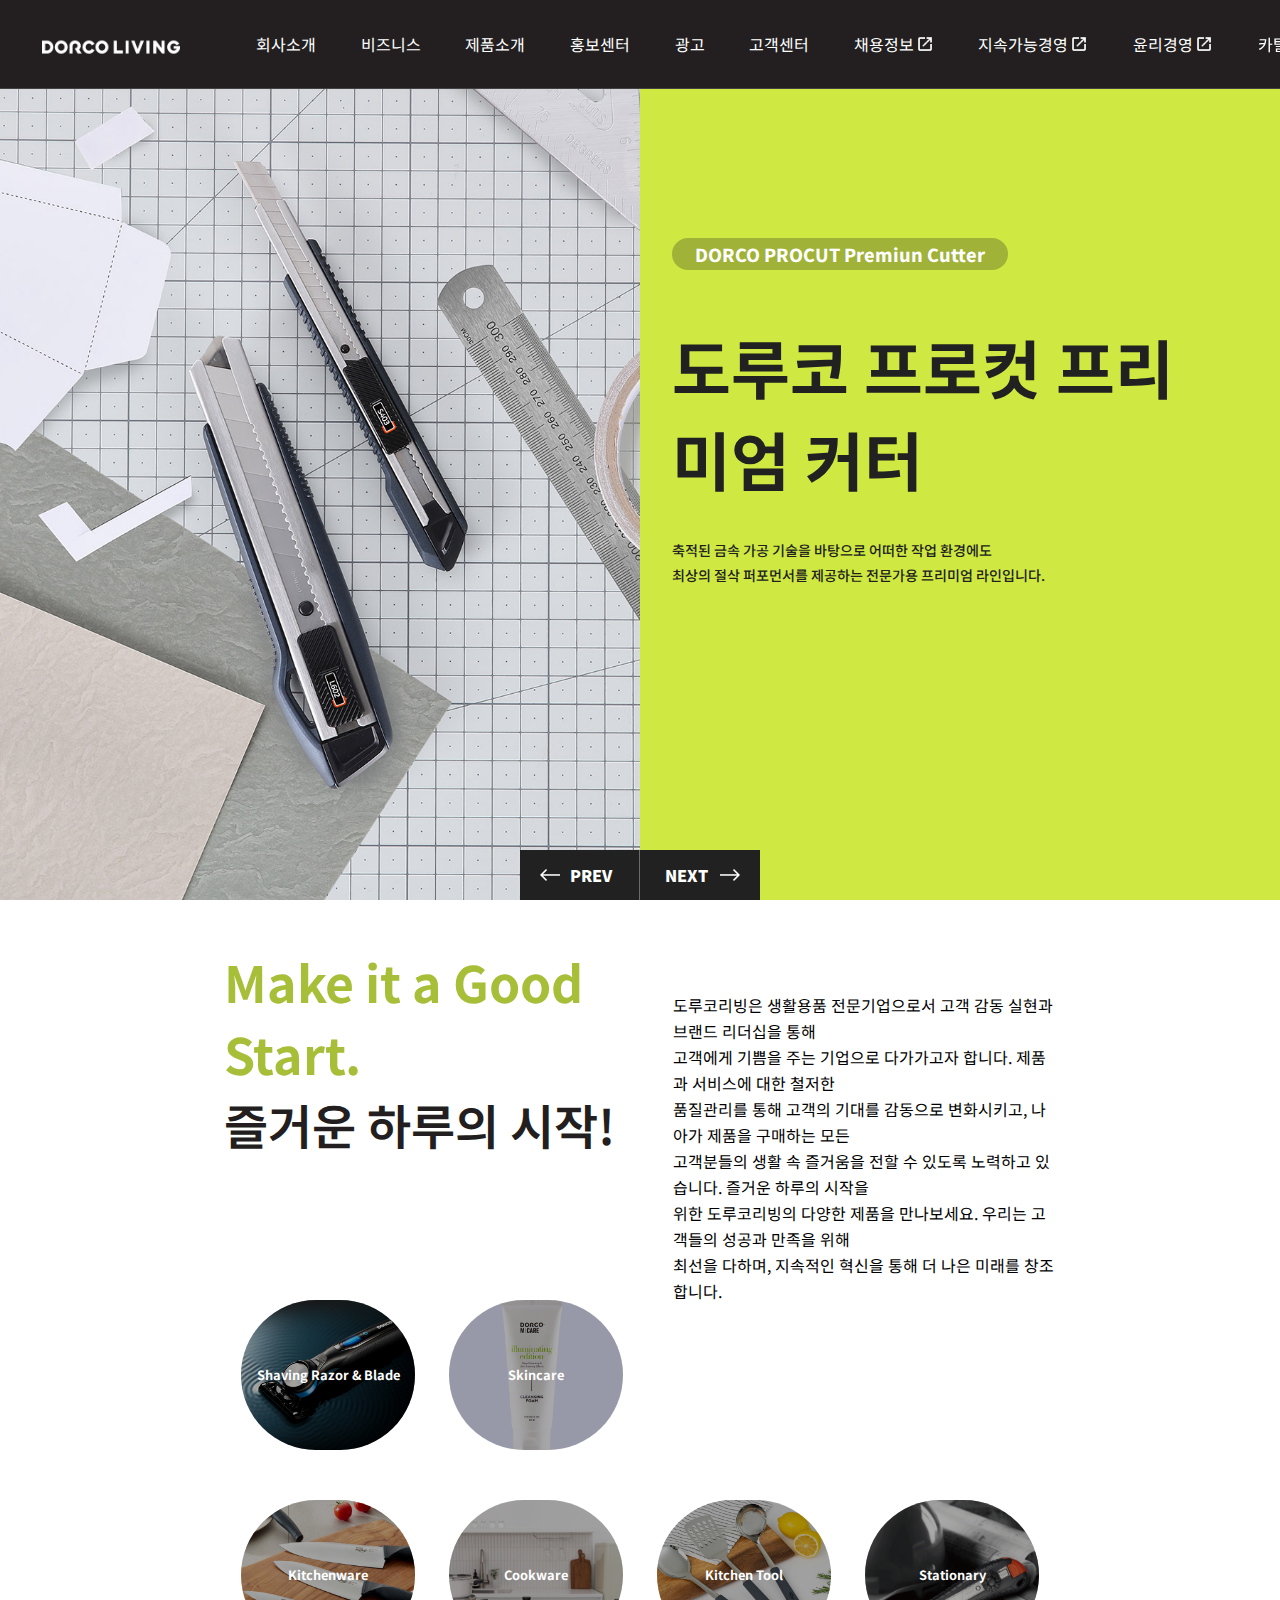
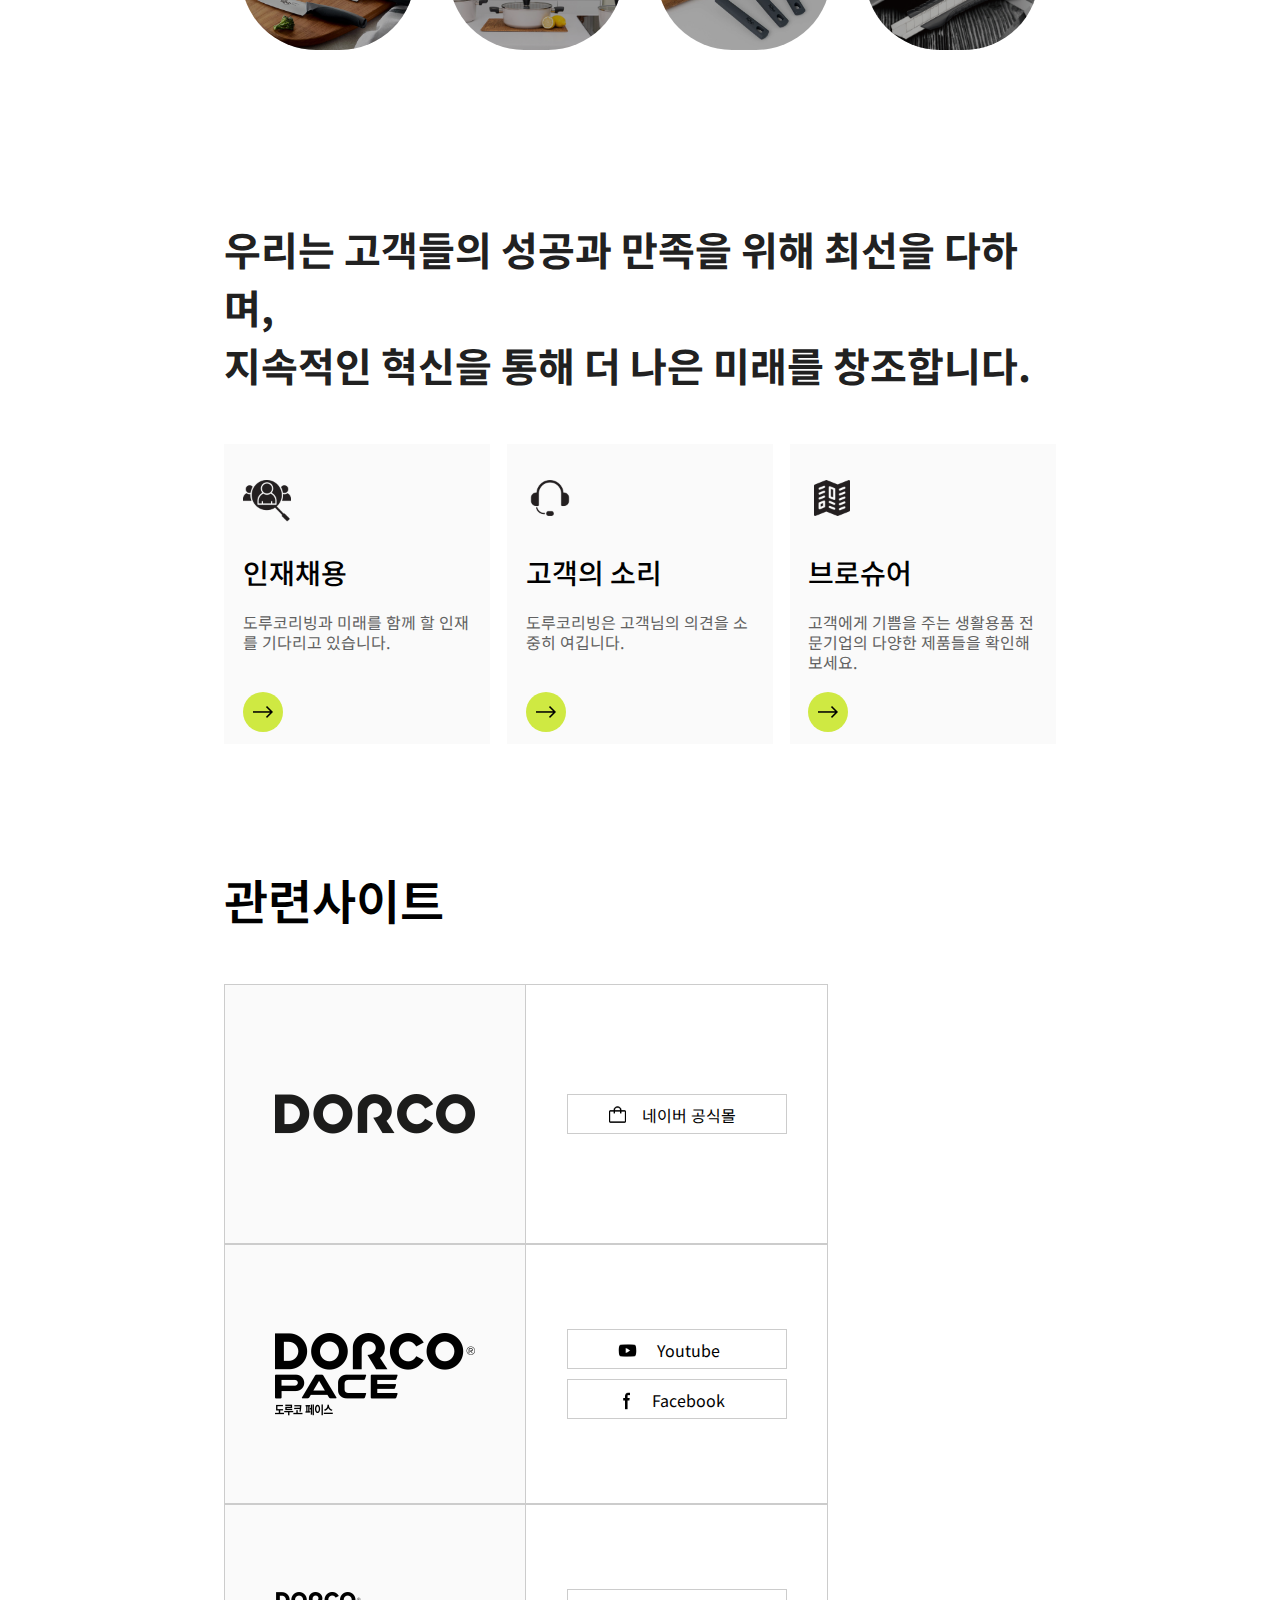
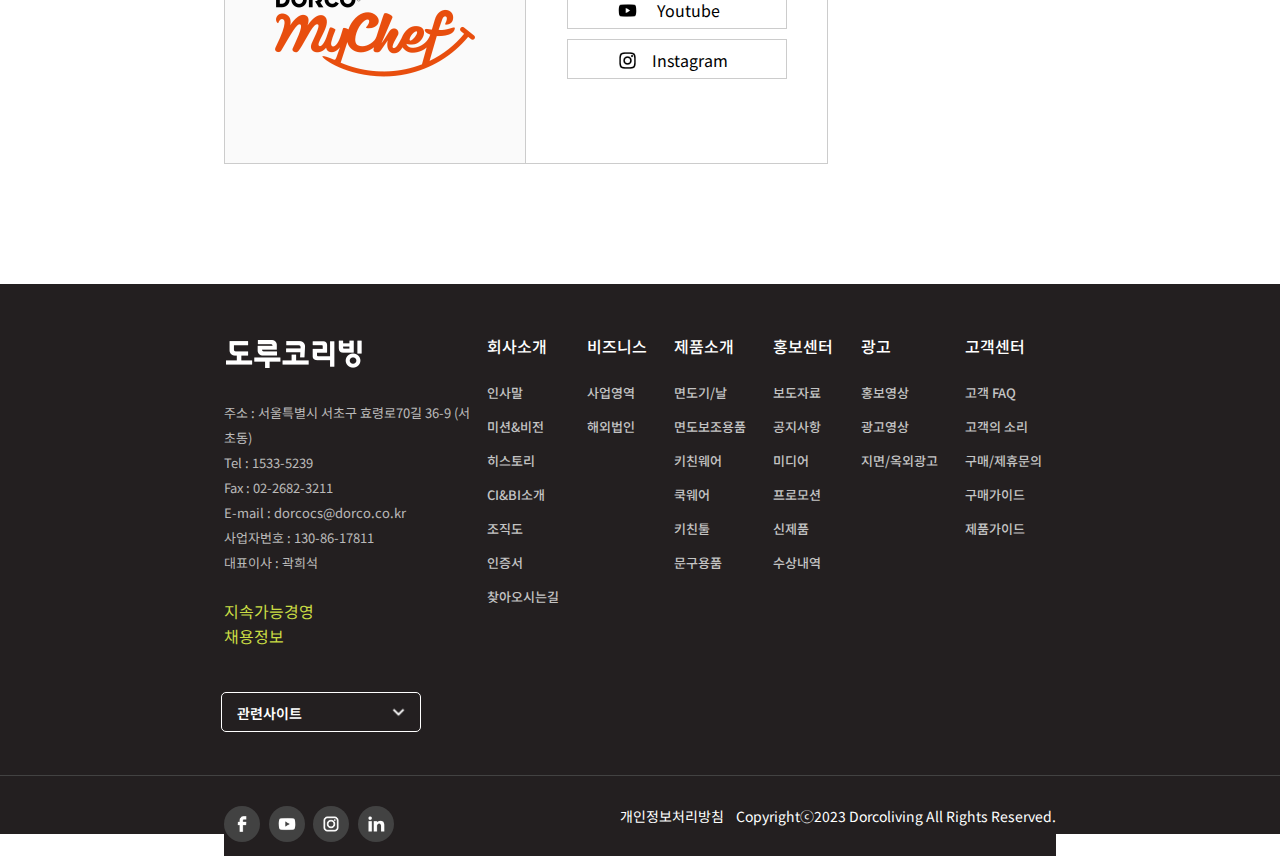
<file: index.html>
<!DOCTYPE html>
<html lang="en">
<head>
    <meta charset="UTF-8">
    <meta name="viewport" content="width=device-width, initial-scale=1.0">
    <title>Dorco</title>
    <link rel="stylesheet" href="dorco.css">
    <script src="https://code.jquery.com/jquery-3.7.1.min.js"></script>
    <script src="dorco.js"></script>
    <link rel="preconnect" href="https://fonts.googleapis.com">
    <link rel="preconnect" href="https://fonts.gstatic.com" crossorigin>
    <link href="https://fonts.googleapis.com/css2?family=Noto+Sans+KR:wght@100..900&display=swap" rel="stylesheet">
</head>
<body>
    <div id="header">
        <div class="gnb">
            <div class="gnb_left">
                <h1 class="logo"><a href="index.html"><img src="images/logo_header.png" alt="로고"></a></h1>
                <ul class="gnb_menu">
                    <li>
                        <a href="#">회사소개</a>
                        <ul class="sub clearFix">
                            <li><a href="#">인사말</a></li>
                            <li><a href="#">미션&비전</a></li>
                            <li><a href="#">히스토리</a></li>
                            <li><a href="#">CI&BI소개</a></li>
                            <li><a href="#">조직도</a></li>
                            <li><a href="#">인증서</a></li>
                            <li><a href="#">찾아오시는길</a></li>
                        </ul>
                    </li>
                    <li>
                        <a href="#">비즈니스</a>
                        <ul class="sub clearFix">
                            <li><a href="#">사업영역</a></li>
                            <li><a href="#">해외법인</a></li>
                        </ul>
                    </li>
                    <li>
                        <a href="#">제품소개</a>
                        <ul class="sub clearFix">
                            <li><a href="#">면도기/날</a></li>
                            <li><a href="#">면도보조용품</a></li>
                            <li><a href="#">키친웨어</a></li>
                            <li><a href="#">쿡웨어</a></li>
                            <li><a href="#">키친툴</a></li>
                            <li><a href="#">문구용품</a></li>
                        </ul>
                    </li>
                    <li>
                        <a href="#">홍보센터</a>
                        <ul class="sub clearFix">
                            <li><a href="#">보도자료</a></li>
                            <li><a href="#">공지사항</a></li>
                            <li><a href="#">미디어</a></li>
                            <li><a href="#">프로모션</a></li>
                            <li><a href="#">신제품</a></li>
                            <li><a href="#">수상내역</a></li>
                        </ul>
                    </li>
                    <li>
                        <a href="#">광고</a>
                        <ul class="sub clearFix">
                            <li><a href="#">홍보영상</a></li>
                            <li><a href="#">광고영상</a></li>
                            <li><a href="#">지면/옥외광고</a></li>
                        </ul>
                    </li>
                    <li>
                        <a href="#">고객센터</a>
                        <ul class="sub clearFix">
                            <li><a href="faq.html">고객 FAQ</a></li>
                            <li><a href="#">고객의 소리</a></li>
                            <li><a href="#">구매/제휴문의</a></li>
                            <li><a href="#">구매가이드</a></li>
                            <li><a href="#">제품가이드</a></li>
                        </ul>
                    </li>
                    <li>
                        <a href="#">채용정보<img src="images/open_in_new_white.png" alt="바로가기"></a>
                    </li>
                    <li>
                        <a href="#">지속가능경영<img src="images/open_in_new_white.png" alt="바로가기"></a>
                    </li>
                    <li>
                        <a href="#">윤리경영<img src="images/open_in_new_white.png" alt="바로가기"></a>
                    </li>
                    <li>
                        <a href="#">카탈로그</a>
                    </li>
                </ul>
            </div>
            <ul class="gnb_right">
                <li class="lang">
                    <h1>Korean</h1>
                    <ul class="choice">
                        <li class="kr">
                            <div class="kr_gr check">
                                <p></p>
                                <a class="check" href="#">Korean</a>
                            </div>
                        </li>
                        <li class="en">
                            <div class="en_gr">
                                <p></p>
                                <a href="#">English</a>
                            </div>
                        </li>
                    </ul>
                </li>
                <li>문의하기</li>
            </ul>
        </div>
        <div class="gnb_side">
            <h1><img src="images/hamburger.png" alt="햄버거 메뉴"></h1>
            <ul class="side">
                <li>회사소개</li>
                <li>비즈니스</li>
                <li>제품소개</li>
                <li>홍보센터</li>
                <li>광고</li>
                <li>고객센터</li>
                <li>
                    <ul>
                        <li>채용정보</li>
                        <li><img src="images/open_in_new_white.png" alt="더보기"></li>
                    </ul>
                </li>
                <li>
                    <ul>
                        <li>지속가능경영</li>
                        <li><img src="images/open_in_new_white.png" alt="더보기"></li>
                    </ul>
                </li>
                <li>
                    <ul>
                        <li>윤리경영</li>
                        <li><img src="images/open_in_new_white.png" alt="더보기"></li>
                    </ul>
                </li>
                <li>카탈로그</li>
            </ul>
            <ul class="bottom">
                <li class="line"></li>
                <li>
                    <ul>
                        <li>
                            <select>
                                <option value="kr">Korean</option>
                                <option value="en">English</option>
                            </select>
                        </li>
                        <li>문의하기</li>
                    </ul>
                </li>
            </ul>
        </div>
    </div>
    <div id="section">
        <div class="top"><a href="#">TOP</a></div>
        <div class="main">
            <div class="main_img">
                <ul class="main_images">
                    <li class="img1 active"></li>
                    <li class="img2"></li>
                    <li class="img3"></li>
                    <li class="img4"></li>
                </ul>
            </div>
            <div class="main_txt">
                <ul class="txt">
                    <li>
                        <div class="txt_gr">
                            <div class="txt_gr_move">
                                <p>DORCO PROCUT Premiun Cutter</p>
                                <h1>도루코 프로컷 프리미엄 커터</h1>
                            </div>
                        </div>
                        <div class="txt_long">
                            <h3>축적된 금속 가공 기술을 바탕으로 어떠한 작업 환경에도<br>
                                최상의 절삭 퍼포먼서를 제공하는 전문가용 프리미엄 라인입니다.</h3>
                        </div>
                    </li>
                    <li>
                        <div class="txt_gr">
                            <div class="txt_gr_move">
                                <p>DORCO PACE 3D Motion</p>
                                <h1>도루코 페이스 3D 모션</h1>
                            </div>
                        </div>
                        <div class="txt_long">
                            <h3>마그네틱 헤드 기술이 탑재된 3D Motion은<br>
                                피부 곡선에 따라 움직이는 3D 입체면도로<br>
                                프리미엄 쉐이빙 경험을 제공합니다.</h3>
                        </div>
                    </li>
                    <li>
                        <div class="txt_gr">
                            <div class="txt_gr_move">
                                <p>DORCO mychef Interior Kitchen Knife</p>
                                <h1>도루코 마이셰프 인테리어 식도</h1>
                            </div>
                        </div>      
                        <div class="txt_long">
                            <h3>프랑스산 베벨강 소재로 구현한 절삭력과<br>
                                차별화된 디자인을 적용한 인테리어 시리즈로<br>
                                도루코 마이셰프만의 요리하는 즐거움을 느껴보세요.</h3>
                        </div>                  
                    </li>
                    <li>
                        <div class="txt_gr">
                            <div class="txt_gr_move">
                                <p>DORCO mychef Foresta Series</p>
                                <h1>도루코 마이셰프 포레스타 시리즈</h1>
                            </div>
                        </div>   
                        <div class="txt_long">
                            <h3>강력한 이노블 코팅, 적은 양의 오일 사용을 도와주는 3D 리프패턴,<br>
                                4대 유해물질 검출 테스트를 통과한 건강한 요리를 지향하는 포레스타 시리즈입니다.</h3>
                        </div>                     
                    </li>
                </ul>
            </div>
            <div class="arrow">
                <p class="prev">PREV</p>
                <p class="next">NEXT</p>
            </div>
        </div>
        <div class="start">
            <div class="start_txt">
                <div class="left_txt">
                    <h1>Make it a Good Start.</h1>
                    <h2>즐거운 하루의 시작!</h2>
                </div>
                <div class="right_txt">
                    <p>도루코리빙은 생활용품 전문기업으로서 고객 감동 실현과 브랜드 리더십을 통해<br>
                    고객에게 기쁨을 주는 기업으로 다가가고자 합니다. 제품과 서비스에 대한 철저한<br>
                    품질관리를 통해 고객의 기대를 감동으로 변화시키고, 나아가 제품을 구매하는 모든<br>
                    고객분들의 생활 속 즐거움을 전할 수 있도록 노력하고 있습니다. 즐거운 하루의 시작을<br>
                    위한 도루코리빙의 다양한 제품을 만나보세요. 우리는 고객들의 성공과 만족을 위해<br>
                    최선을 다하며, 지속적인 혁신을 통해 더 나은 미래를 창조합니다.</p>
                </div>
            </div>
            <div class="product">
                <div class="product1">
                    <div class="product1_gr">
                        <div class="gr_1">
                            <div class="prod_txt">
                                <h1>Shaving Razor & Blade</h1>
                                <h2>면도기 & 날</h2>
                            </div>
                            <div class="prod">
                                <ul class="view">
                                    <li>
                                        <div>For Men</div>
                                        <p>남성용 면도기</p>
                                    </li>
                                    <li>
                                        <div>For Women</div>
                                        <p>여성용 면도기</p>
                                    </li>
                                    <li>
                                        <div>Accessories</div>
                                        <p>면도 엑세서리</p>
                                    </li>
                                </ul>
                            </div>
                        </div>
                        <div class="gr_2">
                            <div class="prod_txt">
                                <h1>Skincare</h1>
                                <h2>면도보조용품</h2>
                            </div>
                            <div class="prod">
                                <ul class="view">
                                    <li>
                                        <div>Before-Shave</div>
                                        <p>비포 쉐이브</p>
                                    </li>
                                    <li>
                                        <div>After-Shave</div>
                                        <p>애프터 쉐이브</p>
                                    </li>
                                </ul>
                            </div>
                        </div>
                    </div>
                </div>
                <div class="product2">
                    <div class="product2_gr">
                        <div class="gr_3">
                            <div class="prod_txt">
                                <h1>Kitchenware</h1>
                                <h2>키친웨어</h2>
                            </div>
                            <div class="prod">
                                <ul class="view">
                                    <li>
                                        <div>Kitchen Knife</div>
                                        <p>주방용 칼</p>
                                    </li>
                                    <li>
                                        <div>Kitchen Scissor</div>
                                        <p>주방용 가위</p>
                                    </li>
                                    <li>
                                        <div>Accessories</div>
                                        <p>주방 엑세서리</p>
                                    </li>
                                </ul>
                            </div>
                        </div>
                        <div class="gr_4">
                            <div class="prod_txt">
                                <h1>Cookware</h1>
                                <h2>쿡웨어</h2>
                            </div>
                            <div class="prod">
                                <ul class="view">
                                    <li>
                                        <div>Pan</div>
                                        <p>프라이팬</p>
                                    </li>
                                    <li>
                                        <div>Pot</div>
                                        <p>냄비</p>
                                    </li>
                                </ul>
                            </div>
                        </div>
                        <div class="gr_5">
                            <div class="prod_txt">
                                <h1>Kitchen Tool</h1>
                                <h2>키친툴</h2>
                            </div>
                            <div class="prod">
                            <ul class="view">
                                <li>
                                    <div>Peeler</div>
                                    <p>필러</p>
                                </li>
                                <li>
                                    <div>Kitchen Tool</div>
                                    <p>키친툴</p>
                                </li>
                            </ul>
                            </div>
                        </div>
                        <div class="gr_6">
                            <div class="prod_txt">
                                <h1>Stationary</h1>
                                <h2>문구용품</h2>
                            </div>
                            <div class="prod">
                            <ul class="view">
                                <li>
                                    <div>Cutter Handle</div>
                                    <p>커터기</p>
                                </li>
                                <li>
                                    <div>Cutter Blade</div>
                                    <p>커터날</p>
                                </li>
                                <li>
                                    <div>Scissors</div>
                                    <p>문구가위</p>
                                </li>
                                <li>
                                    <div>Stationary Others</div>
                                    <p>문구 기타</p>
                                </li>
                            </ul>
                            </div>
                        </div>
                    </div>
                </div>
            </div>
        </div>
        <div class="future">
            <h1>우리는 고객들의 성공과 만족을 위해 최선을 다하며,<br>
                지속적인 혁신을 통해 더 나은 미래를 창조합니다.
            </h1>
            <ul class="future_gr">
                <li>
                    <div class="gr_txt">
                        <p class="ic"><img src="images/recruitment.png" alt="인재채용"></p>
                        <h1>인재채용</h1>
                        <h2>
                            도루코리빙과 미래를 함께 할 인재를 기다리고 있습니다.
                        </h2>
                        <div class="future_arrow"></div>
                    </div>
                </li>
                <li>
                    <div class="gr_txt">
                        <p class="ic"><img src="images/customer_service.png" alt="고객의 소리"></p>
                        <h1>고객의 소리</h1>
                        <h2>
                            도루코리빙은 고객님의 의견을 소중히 여깁니다.
                        </h2>
                        <div class="future_arrow"></div>
                    </div>
                </li>
                <li>
                    <div class="gr_txt">
                        <p class="ic"><img src="images/brochure.png" alt="브로슈어"></p>
                        <h1>브로슈어</h1>
                        <h2>
                            고객에게 기쁨을 주는 생활용품 전문기업의 다양한 제품들을 확인해보세요.
                        </h2>
                        <div class="future_arrow"></div>
                    </div>
                </li>
            </ul>
        </div>
        <div class="site">
            <h1>관련사이트</h1>
            <ul class="list">
                <li class="list_menu">
                    <div class="list_left">
                        <p class="dorco"></p>
                    </div>
                    <ul class="menu">
                        <li class="list_right">
                            <div>
                                <h1 class="naver">네이버 공식몰</h1>
                            </div>
                        </li>
                    </ul>
                </li>
                <li class="list_menu">
                    <div class="list_left">
                        <p class="pace"></p>
                    </div>
                    <ul class="menu">
                        <li class="list_right">
                            <div>
                                <h1 class="youtube">Youtube</h1>
                            </div>
                        </li>
                        <li class="list_right">
                            <div>
                                <h1 class="face">Facebook</h1>
                            </div>
                        </li>
                    </ul>
                </li>
                <li class="list_menu">
                    <div class="list_left">
                        <p class="chef"></p>
                    </div>
                    <ul class="menu">
                        <li class="list_right">
                            <div>
                                <h1 class="youtube">Youtube</h1>
                            </div>
                        </li>
                        <li class="list_right">
                            <div>
                                <h1 class="insta">Instagram</h1>
                            </div>
                        </li>
                    </ul>
                </li>
            </ul>
        </div>
    </div>
    <div id="footer">
        <div class="footer_all">
            <div class="left">
                <h1><img src="images/logo_footer.png" alt=""></h1>
                <p>주소 : 서울특별시 서초구 효령로70길 36-9 (서초동)<br>
                    Tel : 1533-5239<br>
                    Fax : 02-2682-3211<br>
                    E-mail : dorcocs@dorco.co.kr<br>
                    사업자번호 : 130-86-17811<br>
                    대표이사 : 곽희석
                </p>
                <div class="left_menu">
                    <h2><a href="#">지속가능경영</a></h2>
                    <h2><a href="#">채용정보</a></h2>
                </div>
                <div class="select">
                    <p><a href="#">도루코</a></p>
                    <div class="site">관련사이트</div>
                </div>
            </div>
            <div class="right">
                <ul class="footer_menu">
                    <li>
                        회사소개
                        <ul class="ft_sub">
                            <li>인사말</li>
                            <li>미션&비전</li>
                            <li>히스토리</li>
                            <li>CI&BI소개</li>
                            <li>조직도</li>
                            <li>인증서</li>
                            <li>찾아오시는길</li>
                        </ul>
                    </li>
                    <li>
                        비즈니스
                        <ul class="ft_sub">
                            <li>사업영역</li>
                            <li>해외법인</li>
                        </ul>
                    </li>
                    <li>
                        제품소개
                        <ul class="ft_sub">
                            <li>면도기/날</li>
                            <li>면도보조용품</li>
                            <li>키친웨어</li>
                            <li>쿡웨어</li>
                            <li>키친툴</li>
                            <li>문구용품</li>
                        </ul>
                    </li>
                    <li>
                        홍보센터
                        <ul class="ft_sub">
                            <li>보도자료</li>
                            <li>공지사항</li>
                            <li>미디어</li>
                            <li>프로모션</li>
                            <li>신제품</li>
                            <li>수상내역</li>
                        </ul>
                    </li>
                    <li>
                        광고
                        <ul class="ft_sub">
                            <li>홍보영상</li>
                            <li>광고영상</li>
                            <li>지면/옥외광고</li>
                        </ul>
                    </li>
                    <li>
                        고객센터
                        <ul class="ft_sub">
                            <li>고객 FAQ</li>
                            <li>고객의 소리</li>
                            <li>구매/제휴문의</li>
                            <li>구매가이드</li>
                            <li>제품가이드</li>
                        </ul>
                    </li>
                </ul>
            </div>
        </div>
        <div class="line"></div>
        <div class="bottom">
            <ul class="icon">
                <li></li>
                <li></li>
                <li></li>
                <li></li>
            </ul>
            <p>개인정보처리방침 &nbsp;&nbsp; Copyrightⓒ2023 Dorcoliving All Rights Reserved.</p>
        </div>
    </div>
</body>
</html>
</file>
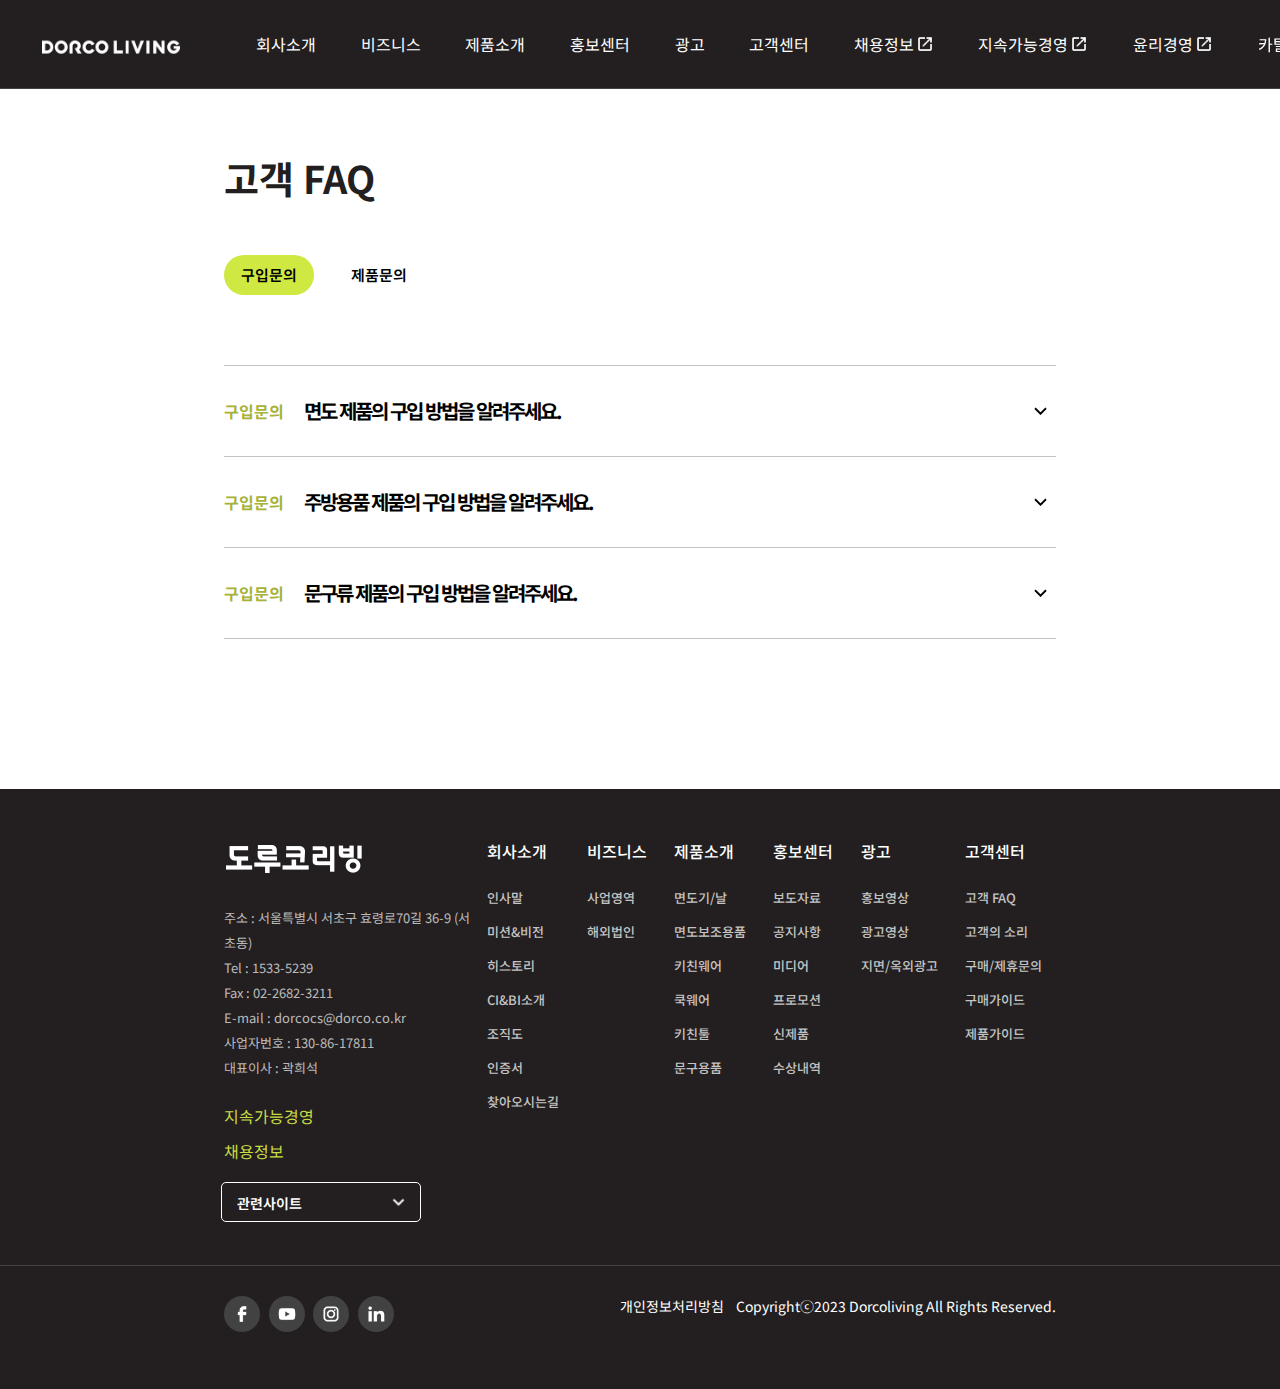
<file: faq.html>
<!DOCTYPE html>
<html lang="en">
<head>
    <meta charset="UTF-8">
    <meta name="viewport" content="width=device-width, initial-scale=1.0">
    <title>FAQ</title>
    <link rel="stylesheet" href="faq.css">
    <link rel="preconnect" href="https://fonts.googleapis.com">
    <link rel="preconnect" href="https://fonts.gstatic.com" crossorigin>
    <link href="https://fonts.googleapis.com/css2?family=Noto+Sans+KR:wght@100..900&display=swap" rel="stylesheet">
    <script src="https://code.jquery.com/jquery-3.7.1.min.js"></script>
    <script src="faq.js"></script>
</head>
<body>
    <div id="header">
        <div class="gnb">
            <div class="gnb_left">
                <h1 class="logo"><a href="index.html"><img src="images/logo_header.png" alt="로고"></a></h1>
                <ul class="gnb_menu">
                    <li>
                        <a href="#">회사소개</a>
                        <ul class="sub clearFix">
                            <li><a href="#">인사말</a></li>
                            <li><a href="#">미션&비전</a></li>
                            <li><a href="#">히스토리</a></li>
                            <li><a href="#">CI&BI소개</a></li>
                            <li><a href="#">조직도</a></li>
                            <li><a href="#">인증서</a></li>
                            <li><a href="#">찾아오시는길</a></li>
                        </ul>
                    </li>
                    <li>
                        <a href="#">비즈니스</a>
                        <ul class="sub clearFix">
                            <li><a href="#">사업영역</a></li>
                            <li><a href="#">해외법인</a></li>
                        </ul>
                    </li>
                    <li>
                        <a href="#">제품소개</a>
                        <ul class="sub clearFix">
                            <li><a href="#">면도기/날</a></li>
                            <li><a href="#">면도보조용품</a></li>
                            <li><a href="#">키친웨어</a></li>
                            <li><a href="#">쿡웨어</a></li>
                            <li><a href="#">키친툴</a></li>
                            <li><a href="#">문구용품</a></li>
                        </ul>
                    </li>
                    <li>
                        <a href="#">홍보센터</a>
                        <ul class="sub clearFix">
                            <li><a href="#">보도자료</a></li>
                            <li><a href="#">공지사항</a></li>
                            <li><a href="#">미디어</a></li>
                            <li><a href="#">프로모션</a></li>
                            <li><a href="#">신제품</a></li>
                            <li><a href="#">수상내역</a></li>
                        </ul>
                    </li>
                    <li>
                        <a href="#">광고</a>
                        <ul class="sub clearFix">
                            <li><a href="#">홍보영상</a></li>
                            <li><a href="#">광고영상</a></li>
                            <li><a href="#">지면/옥외광고</a></li>
                        </ul>
                    </li>
                    <li>
                        <a href="#">고객센터</a>
                        <ul class="sub clearFix">
                            <li><a href="faq.html">고객 FAQ</a></li>
                            <li><a href="#">고객의 소리</a></li>
                            <li><a href="#">구매/제휴문의</a></li>
                            <li><a href="#">구매가이드</a></li>
                            <li><a href="#">제품가이드</a></li>
                        </ul>
                    </li>
                    <li>
                        <a href="#">채용정보<img src="images/open_in_new_white.png" alt="바로가기"></a>
                    </li>
                    <li>
                        <a href="#">지속가능경영<img src="images/open_in_new_white.png" alt="바로가기"></a>
                    </li>
                    <li>
                        <a href="#">윤리경영<img src="images/open_in_new_white.png" alt="바로가기"></a>
                    </li>
                    <li>
                        <a href="#">카탈로그</a>
                    </li>
                </ul>
            </div>
            <ul class="gnb_right">
                <li class="lang">
                    <h1>Korean</h1>
                    <ul class="choice">
                        <li class="kr">
                            <div class="kr_gr check">
                                <p></p>
                                <a class="check" href="#">Korean</a>
                            </div>
                        </li>
                        <li class="en">
                            <div class="en_gr">
                                <p></p>
                                <a href="#">English</a>
                            </div>
                        </li>
                    </ul>
                </li>
                <li>문의하기</li>
            </ul>
        </div>
        <div class="gnb_side">
            <h1><img src="images/hamburger.png" alt="햄버거 메뉴"></h1>
            <ul class="side">
                <li>회사소개</li>
                <li>비즈니스</li>
                <li>제품소개</li>
                <li>홍보센터</li>
                <li>광고</li>
                <li>고객센터</li>
                <li>
                    <ul>
                        <li>채용정보</li>
                        <li><img src="images/open_in_new_white.png" alt="더보기"></li>
                    </ul>
                </li>
                <li>
                    <ul>
                        <li>지속가능경영</li>
                        <li><img src="images/open_in_new_white.png" alt="더보기"></li>
                    </ul>
                </li>
                <li>
                    <ul>
                        <li>윤리경영</li>
                        <li><img src="images/open_in_new_white.png" alt="더보기"></li>
                    </ul>
                </li>
                <li>카탈로그</li>
            </ul>
            <ul class="bottom">
                <li class="line"></li>
                <li>
                    <ul>
                        <li>
                            <select>
                                <option value="kr">Korean</option>
                                <option value="en">English</option>
                            </select>
                        </li>
                        <li>문의하기</li>
                    </ul>
                </li>
            </ul>
        </div>
    </div>
    <div id="section">
        <div class="faq">
            <h1>고객 FAQ</h1>
            <ul class="tab">
                <li class="on">구입문의</li>
                <li>제품문의</li>
            </ul>
            <ul class="tab_menu">
                <li class="buy open">
                    <ul>
                        <li>
                            <div class="gr">
                                <h4>구입문의</h4>
                                <h2>면도 제품의 구입 방법을 알려주세요.</h2>
                            </div>
                            <p>저희 도루코리빙 제품에 관심을 가져 주셔서 감사합니다.<br><br>
                                아래의 온/오프라인 판매처에서 구매 가능하며, 판매처에 변동이 있을 수 있으니 정확한 확인이 필요하신 분들은 고객센터로 연락해 주시면 상세한 안내 도와드리겠습니다.<br><br>
                                ▷ 오프라인 판매처<br>
                                대형 할인점(이마트, 롯데마트, 홈플러스), 편의점(CU, GS25, 이마트24, 세븐일레븐), 드럭스토어(올리브영), 다이소 등에서 구매하실 수 있습니다.<br><br>
                                ▷ 온라인 판매처<br>
                                도루코리빙 공식몰 (http://brand.naver.com/dorco) 에서 구매하실 수 있습니다.</p>
                        </li>
                        <li>
                            <div class="gr">
                                <h4>구입문의</h4>
                                <h2>주방용품 제품의 구입 방법을 알려주세요.</h2>
                            </div>
                            <p>저희 도루코리빙 제품에 관심을 가져 주셔서 감사합니다.<br><br>
                                아래의 온/오프라인 판매처에서 구매 가능하며, 판매처에 변동이 있을 수 있으니 정확한 확인이 필요하신 분들은 고객센터로 연락해 주시면 상세한 안내 도와드리겠습니다.<br><br>
                                ▷ 오프라인 판매처<br>
                                대형 할인점(이마트, 롯데마트, 홈플러스), 창고형 할인매장(이마트 트레이더스, 코스트코), 농협 등에서 구매하실 수 있습니다.<br><br>
                                ▷ 온라인 판매처<br>
                                도루코리빙 공식몰 (http://brand.naver.com/dorco) 에서 구매하실 수 있습니다.</p>
                        </li>
                        <li>
                            <div class="gr">
                                <h4>구입문의</h4>
                                <h2>문구류 제품의 구입 방법을 알려주세요.</h2>
                            </div>
                            <p>저희 도루코리빙 제품에 관심을 가져 주셔서 감사합니다.<br><br>
                                아래의 온/오프라인 판매처에서 구매 가능하며, 판매처에 변동이 있을 수 있으니 정확한 확인이 필요하신 분들은 고객센터로 연락해 주시면 상세한 안내 도와드리겠습니다.<br><br>
                                ▷ 오프라인 판매처<br>
                                대형 할인점(이마트, 롯데마트), 대형 문구점(오피스디포, 드림디포) 등에서 구매하실 수 있습니다.<br><br>
                                ▷ 온라인 판매처<br>
                                도루코리빙 공식몰 (http://brand.naver.com/dorco) 에서 구매하실 수 있습니다.</p>
                        </li>
                    </ul>
                </li>
                <li class="prod">
                    <ul>
                        <li>
                            <div class="gr border">
                                <h4>제품문의</h4>
                                <h2>면도기/날 세척방법을 알 수 있을까요?</h2>
                            </div>
                            <p><strong>- 면도기 세척 방법</strong><br>
                                면도 중 흐르는 물에 면도날을 대어 수염과 이물질이 빠질 수 있도록 자주 세척을 해주세요.<br>
                                지속적으로 세척해주면 면도기의 수명을 늘릴 수 있으며 오래 사용할 수 있습니다.<br>
                                단, 세면대에 면도기를 두드리는 행동은 삼가해 주세요.<br>
                                면도기 부품이 손상될 수 있습니다.<br><br><br>
                                <strong>- 면도날 세척 방법</strong><br>                                
                                면도날은 잔여물을 제거하고 완전히 말린 후에 사용해 주시는 것이 좋습니다.<br>                                
                                물기가 남아 있는 면도날은 녹이 생겨 안전하게 사용할 수 없으며 비위생적인 곰팡이가 발생할 수 있으니, 관리에 주의해 주세요. </p>
                        </li>
                        <li>
                            <div class="gr">
                                <h4>제품문의</h4>
                                <h2>주방용제품을 사용함에 있어서 주의할 사항이 있는지 알려주세요.</h2>
                            </div>
                            <p>날카로운 칼 제품이므로 품질보증서의 사용상 주의사항을 숙지하시어 사용, 보관, 취급시 주의하셔야하며 식기세척기 사용은 권장하지 않습니다.</p>
                        </li>
                        <li>
                            <div class="gr">
                                <h4>제품문의</h4>
                                <h2>면도날 중 트리머 날의 사용방법을 알려주세요.</h2>
                            </div>
                            <p>트리머날이란 면도날 뒤쪽 상단에 정밀면도날을 의미하며, 구레나룻과 코밑수염을 편리하게 정리할 수 있습니다.</p>
                        </li>
                    </ul>
                </li>
            </ul>
        </div>
    </div>
    <div id="footer">
        <div class="footer_all">
            <div class="left">
                <h1><img src="images/logo_footer.png" alt=""></h1>
                <p>주소 : 서울특별시 서초구 효령로70길 36-9 (서초동)<br>
                    Tel : 1533-5239<br>
                    Fax : 02-2682-3211<br>
                    E-mail : dorcocs@dorco.co.kr<br>
                    사업자번호 : 130-86-17811<br>
                    대표이사 : 곽희석
                </p>
                <div class="left_menu">
                    <h2><a href="#">지속가능경영</a></h2>
                    <h2><a href="#">채용정보</a></h2>
                </div>
                <div class="select">
                    <p><a href="#">도루코</a></p>
                    <div class="site">관련사이트</div>
                </div>
            </div>
            <div class="right">
                <ul class="footer_menu">
                    <li>
                        회사소개
                        <ul class="ft_sub">
                            <li>인사말</li>
                            <li>미션&비전</li>
                            <li>히스토리</li>
                            <li>CI&BI소개</li>
                            <li>조직도</li>
                            <li>인증서</li>
                            <li>찾아오시는길</li>
                        </ul>
                    </li>
                    <li>
                        비즈니스
                        <ul class="ft_sub">
                            <li>사업영역</li>
                            <li>해외법인</li>
                        </ul>
                    </li>
                    <li>
                        제품소개
                        <ul class="ft_sub">
                            <li>면도기/날</li>
                            <li>면도보조용품</li>
                            <li>키친웨어</li>
                            <li>쿡웨어</li>
                            <li>키친툴</li>
                            <li>문구용품</li>
                        </ul>
                    </li>
                    <li>
                        홍보센터
                        <ul class="ft_sub">
                            <li>보도자료</li>
                            <li>공지사항</li>
                            <li>미디어</li>
                            <li>프로모션</li>
                            <li>신제품</li>
                            <li>수상내역</li>
                        </ul>
                    </li>
                    <li>
                        광고
                        <ul class="ft_sub">
                            <li>홍보영상</li>
                            <li>광고영상</li>
                            <li>지면/옥외광고</li>
                        </ul>
                    </li>
                    <li>
                        고객센터
                        <ul class="ft_sub">
                            <li>고객 FAQ</li>
                            <li>고객의 소리</li>
                            <li>구매/제휴문의</li>
                            <li>구매가이드</li>
                            <li>제품가이드</li>
                        </ul>
                    </li>
                </ul>
            </div>
        </div>
        <div class="line"></div>
        <div class="bottom">
            <ul class="icon">
                <li></li>
                <li></li>
                <li></li>
                <li></li>
            </ul>
            <p>개인정보처리방침 &nbsp;&nbsp; Copyrightⓒ2023 Dorcoliving All Rights Reserved.</p>
        </div>
    </div>
</body>
</html>
</file>
<file: dorco.css>
@charset "UTF-8";
*{margin: 0; padding: 0;}
ul{list-style: none;}
a{text-decoration: none; color: rgb(0, 0, 0);}
img{border: none; vertical-align: top;}
.clearFix::after{content: ""; display: block; clear: both;}

body{
    font-family: "Noto Sans KR", sans-serif;
    font-optical-sizing: auto;
    font-weight: 900;
    font-style: normal;
}

/* ---------------------------------pc버전---------------------------------- */
#header{
    width: 100%; height: 88px;
    background-color: #231f20;
    position: fixed;
    top: 0;
    z-index: 10000000;
}
#header .gnb{
    width: 100%; height: 88px;
    display: flex; justify-content: space-between;
    border-bottom: 1px solid #424242;;
}
#header .gnb .gnb_left {
    width: 1340px; height: 88px;
    display: flex; justify-content: space-between;
    /* border: 1px solid red; */
}
#header .gnb .gnb_left .logo{
    width: 160px; height: 40px;
    /* border: 1px solid red; */
    margin-left: 42px; 
    margin-top: 30px;
}
#header .gnb .gnb_left .logo img{width: 100%;}

#header .gnb .gnb_left .gnb_menu{
    margin-left: 4%;
    width: 1280px; height: 88px; 
    /* border: 1px solid red; */
    display: flex; justify-content: space-around;}
#header .gnb .gnb_left .gnb_menu a{color: white; font-weight: 400;}
#header .gnb .gnb_left .gnb_menu li{
    line-height: 88px;
    /* width: 10%; */
    position: relative;
    padding: 0 20px;
    /* border: 1px solid red; * */
}
#header .gnb .gnb_left .gnb_menu>li:nth-child(7) a,
#header .gnb .gnb_left .gnb_menu>li:nth-child(8) a,
#header .gnb .gnb_left .gnb_menu>li:nth-child(9) a{
    background-image: url(images/open_in_new_white.png);
    background-size: 18px;
    background-repeat: no-repeat;
    background-position: right;
}
#header .gnb .gnb_left .gnb_menu li img{
    margin-top: 35px;
    width: 20px;
    opacity: 0;
}

#header .gnb .gnb_menu>li>.sub{
    width: 500px;
    border-radius: 0 0 20px 20px;
    border-top: 2px solid gray;
    position: absolute;
    left: 0px; top: 88px;
    background-color: #000;
    z-index: 5;
    padding-top: 20px;
    padding-bottom: 40px;
    display: none;
}
#header .gnb .gnb_menu>li:hover{border-bottom: 2px solid #cfe942;}
#header .gnb .gnb_menu>li:hover a{color: #cfe942;}
#header .gnb .gnb_left .gnb_menu>li:nth-child(7):hover a,
#header .gnb .gnb_left .gnb_menu>li:nth-child(8):hover a,
#header .gnb .gnb_left .gnb_menu>li:nth-child(9):hover a{
    background-image: url(images/open_in_new_neon.png);
}
#header .gnb .gnb_menu li:hover>.sub{display: block;}
#header .gnb .gnb_menu>li>.sub>li{
    /* border: 1px solid red; */
    text-align: left;
    width: 250px; float: left;
    box-sizing: border-box;
    padding-left: 40px;
    line-height: 50px;
    position: relative;
}
#header .gnb .gnb_menu>li>.sub>li a{color: white;}

#header .gnb .gnb_menu>li>.sub>li::before{
    content: "";
    display: block;
    width: 7px; height: 7px;
    border-radius: 50px;
    background-color: #cfe942;
    position: absolute;
    left: 50px; top: 23px;
    transition: all 0.2s;
    opacity: 0;
}
#header .gnb .gnb_menu>li>.sub>li:hover::before{
    opacity: 1;
    left: 20px;
}
#header .gnb .gnb_menu>li>.sub>li:hover a{color: #cfe942;}

#header .gnb_right{
    /* width: 290px; border: 1px solid red; */
    display: flex; justify-content: space-between;
    cursor: pointer;
    position: relative;
}
#header .gnb_right>li.lang h1{
    width: 110px; height: 48px;
    background-color: #231f20;
    background-image: url(images/language.png);
    background-position: 12px;
    background-size: 19%;
    background-repeat: no-repeat;
    padding-left: 35px;
    line-height: 46px;
    font-size: 1em; color: white;
    font-weight: 500;
    margin-top: 20px;
    margin-right: 7px;
    border: 1px solid white;
    box-sizing: border-box;
    border-radius: 5px;
    cursor: pointer;
}
#header .gnb_right>li.lang h1.lang_cover{
    width: 110px; height: 48px;
    background-color: #ffffff2c;
    outline: 2px solid #cfe942;
}
#header .gnb_right>li.lang .choice{
    width: 230px; height: 110px;
    border-radius: 8px;
    position: absolute;
    left: 0; top: 78px;
    display: none;
}
#header .gnb_right>li.lang .choice>li{
    width: 230px; height: 55px;
    background-color: #000;
    box-sizing: border-box;
}
#header .gnb_right>li.lang .choice>.kr{
    border-radius: 8px 8px 0 0;
    padding-top: 10px;
}
#header .gnb_right>li.lang .choice>.en{
    border-radius: 0 0 8px 8px;
    padding-bottom: 10px;
}
#header .gnb_right>li.lang .choice>li>div{
    width: 100%; height: 45px;
    line-height: 45px; 
    display: flex; 
}
#header .gnb_right>li.lang .choice>li>div:hover{
    background-color: #231f20;
}
#header .gnb_right>li.lang .choice>li>div.check{
    background-color: #424242;  
}
#header .gnb_right>li.lang .choice>li>div>p{
    width: 40px; height: 20px;
    margin-top: 14px;
    background-position: center;
    background-repeat: no-repeat;
}
#header .gnb_right>li.lang .choice>li>div>p::after{
    content: "";
    display: block;
    width: 1px; height: 12px;
    margin-left: 40px;
    margin-top: 4px;
    border-right: 1px solid gray;
}
#header .gnb_right>li.lang .choice>li>.kr_gr>p{
    background-image: url(images/ko.png);
}
#header .gnb_right>li.lang .choice>li>.en_gr>p{
    background-image: url(images/en.png);
}
#header .gnb_right>li.lang .choice>li>div a{
    color: white;
    padding-left: 10px;
    padding-right: 114px;
    display: block;
    font-weight: 400;
    font-size: 16px;
}
#header .gnb_right>li.lang .choice>li>div a.check{
    background-image: url(images/check.png);
    background-position: right;
    background-repeat: no-repeat;
}
#header .gnb_right>li:last-child{
    width: 110px; height: 48px;
    background-color: #cfe942;
    border-radius: 5px;
    line-height: 48px; text-align: center;
    font-weight: 400;
    font-size: 1em;
    margin-top: 20px;
    margin-right: 42px
}
#header .gnb_right>li select:hover{
    background-color: #ffffff2c;
}
#header .gnb_side{display: none;}


/* ------------------------------------------------------------- */

#section{width: 100%; position: relative;}
#section .top{
    width: 50px; height: 50px;
    box-sizing: border-box;
    border-radius: 5px;
    border: 1px solid #cfe942;
    background-image: url(images/top.png);
    background-size: 40%;
    background-repeat: no-repeat;
    background-position: 50% 20%;
    background-color: #231f20;
    text-align: center;
    line-height: 30px;
    padding-top: 18px; font-weight: 400;
    position: fixed;
    right: 30px; bottom: 26px;
    cursor: pointer;
    display: none;
}
#section .top a{font-size: 12px; color: white;}
#section .top:hover{
    background-color: #2c2c2ccc;
}
#section .main{
    width: 100%;
    height: 100vh;
    /* border: 1px solid firebrick; */
    display: flex;
    position: relative;
}
#section .main .main_img{
    width: 50%; height: 100vh;
    overflow: hidden;
}
#section .main .main_img .main_images{
    width: 100%; height: 400vh;
    margin-top: -100vh;
}
#section .main .main_img .main_images li:hover{
    transform: scale(1.1);
}
#section .main .main_img .main_images li{
    width: 100%; height: 100vh;
    /* border: 1px solid red; */
    background-position: center;
    background-size: cover;
    background-repeat: no-repeat;
    transition:  0.5s;
    /* display: none; */
}
#section .main .main_img .main_images li.active{display: block;}
#section .main .main_img .main_images li.img1 {background-image: url(images/main_bn\ \(2\).jpg);}
#section .main .main_img .main_images li.img2 {background-image: url(images/main_bn\ \(1\).jpg);}
#section .main .main_img .main_images li.img3 {background-image: url(images/main_bn\ \(4\).jpg);}
#section .main .main_img .main_images li.img4 {background-image: url(images/main_bn\ \(3\).jpg);}

#section .main .main_txt{
    width: 50%; height: 100vh;
    background-color: #cfe942;
}
#section .main .main_txt .txt{
    width: 100%;
    margin-top: 238px;
    position: relative;
}
#section .main .main_txt .txt>li{
    width: 100%;
    height: 700px;
    position: absolute;
    left: 0; top: 0;
    display: none;
}
#section .main .main_txt .txt>li:nth-child(1){
    display: block;
}
#section .main .main_txt .txt>li>.txt_gr{
    width: 100%; height: 300px;
    box-sizing: border-box;
    padding-left: 5%;
    overflow: hidden;
    /* border: 1px solid red; */
}
#section .main .main_txt .txt>li>.txt_gr .txt_gr_move{
    position: relative;
    top: -300px;
}
#section .main .main_txt .txt>li .txt_gr .txt_gr_move p{
    max-width: 330px; 
    padding: 0.5%;
    margin-bottom: 50px;
    text-align: center;
    border-radius: 50px;
    background-color: #231f2046;
    /* border: 1px solid #231f20; */
    color: white;
    font-size: 18px;
    font-weight: 800;
}
#section .main .main_txt .txt>li:nth-child(2) .txt_gr .txt_gr_move p{
    max-width: 250px; 
}
#section .main .main_txt .txt>li:nth-child(3) .txt_gr .txt_gr_move p{
    max-width: 370px; 
}
#section .main .main_txt .txt>li:nth-child(4) .txt_gr .txt_gr_move p{
    max-width: 300px; 
}
#section .main .main_txt .txt>li .txt_gr>.txt_gr_move h1{
    width: 75%;
    /* border: 1px solid red; */
    font-size: 64px;
    font-weight: 700;
    color: #212121;
}
#section .main .main_txt .txt>li:nth-child(1) .txt_gr>.txt_gr_move h1{
    width: 85%;
}
#section .main .main_txt .txt>li .txt_long{
    width: 80%; height: 150px;
    margin-left: 5%;
    overflow: hidden;
    /* border: 1px solid red; */
}
#section .main .main_txt .txt>li .txt_long h3{
    color: #212121;
    font-size: 1.1vw;
    font-weight: 500;
    line-height: 180%;
    position: relative;
    top: -150px;
}
#section .main>.arrow{
    display: flex;
    justify-content: space-between;
    position: absolute;
    left: 50%; transform: translate(-50%);
    bottom: 0;
}
#section .main .arrow p{
    color: white;
    width: 120px; height: 50px;
    background-color: #212121;
    background-repeat: no-repeat;
    line-height: 50px;
    /* border: 1px solid white; */
    box-sizing: border-box;
    cursor: pointer;
}
#section .main .arrow p:hover{
    width: 120px; height: 50px;
    background-color: #5e5d5d;
    outline : 1px solid #a7be38;
}
#section .main .arrow .prev{
    background-image: url(images/arrow_prev.png);
    background-position-x: 20px;
    background-position-y: 15px;
    padding-left: 50px;
    border-right: 1px solid rgb(107, 107, 107);
}
#section .main .arrow .next{
    background-image: url(images/arrow_next.png);
    background-position-x: 80px;
    background-position-y: 15px;
    padding-left: 25px;
}
/* ------------------------------------------- */
#section .start{width: 65%; margin: 0 auto;}
#section .start .start_txt{width: 100%; display: flex;}
#section .start .start_txt .left_txt{width: 54%; height: 400px;}
#section .start .start_txt .left_txt>h1{
    padding-top: 10%;
    color: #a7be38; font-size: 50px;
}
#section .start .start_txt .left_txt>h2{
    font-size: 48px; font-weight: 600;
    color: #231f20;
}
#section .start .start_txt .right_txt{width: 46%; height: 400px;}
#section .start .start_txt .right_txt p{
    padding-top: 24%;
    font-weight: 400;
    line-height: 26px;
}
#section .start .product{
    width: 100%;
}
#section .start .product .product1{
    width: 50%; position: relative;
    padding-bottom: 200px;
}
#section .start .product .product1 .product1_gr{
    width: 100%;  display: flex; justify-content: space-around;
    /* border: 1px solid red; */
    position: absolute;
    left: 0; top: 0;
}
#section .start .product .product1 .product1_gr>div{
    width: 42%; height: 150px;
    border-radius: 150px;
    overflow: hidden;
    /* border: 1px solid red; */
    line-height: 150px;
    background-repeat: no-repeat;
    background-size: cover;
    background-position: center;
    text-align: center;
    position: relative;
    z-index: 101;
    cursor: pointer;
    transition: all 0.5s;
}
#section .start .product .product1 .product1_gr>div::after{
    content: "";
    display: block;
    width: 100%; height: 400px;
    background-color: #00000056;
    position: absolute;
    left: 0; top: 0;
    z-index: -1;
}
#section .start .product .product1 .product1_gr .gr_1{
    background-image: url(images/shaving_razor.jpg);
}
#section .start .product .product1 .product1_gr .gr_2{
    background-image: url(images/skin_care.jpg);
}
#section .start .product .product1 .product1_gr>div>div h1{
    color: white; font-size: 1vw;
    width: 100%;
    position: absolute;
    left: 0; top: 0;
}
#section .start .product .product1 .product1_gr>div>div h2{
    color: white; font-size: 1.2vw;
    display: none;
}
#section .start .product .product1 .product1_gr>div .prod>ul>li{
    height: 50px; margin-bottom: 10px;
    position: relative;
}
#section .start .product .product1 .product1_gr>div .prod>ul>li div{
    width: 90%; height: 50px;
    box-sizing: border-box;
    line-height: 45px;
    color: white;
    text-align: left;
    font-size: 15px;
    padding-left: 10%;
    border: 1px solid white;
    border-radius: 30px;
    margin-bottom: 5%;
    background-color: rgba(255, 255, 255, 0.199);
    background-image: url(images/right.png);
    background-repeat: no-repeat;
    background-position: 95%;
    background-size: 20px;
    position: absolute;
    left: 50%; transform: translateX(-50%);
    top: 0px;  
    opacity: 1;
}
#section .start .product .product1 .product1_gr>div .prod>ul>li p{
    width: 90%; height: 50px;
    box-sizing: border-box;
    line-height: 45px;
    color: white;
    text-align: left;
    font-size: 15px;
    padding-left: 10%;
    border-radius: 30px;
    margin-bottom: 5%;
    background-color: rgb(255, 255, 255);
    background-image: url(images/right_bl.png);
    color: #000;
    font-weight: 600;
    background-repeat: no-repeat;
    background-position: 95%;
    background-size: 20px;
    /* display: none; */
    position: absolute;
    left: 50%; transform: translateX(-50%);
    top: 0px;  
    opacity: 0;
}
#section .start .product .product1 .product1_gr>div .prod .view{
    width: 100%;
    position: absolute;
    left: 0; top: 150px;
    z-index: 1;
}
#section .start .product .product1 .product1_gr>div .prod .view>li:hover div{opacity: 0;}
#section .start .product .product1 .product1_gr>div .prod .view>li:hover p{opacity: 1;}
#section .start .product .product1 .product1_gr .gr_1:hover{
    height: 350px; border-radius: 30px;
}
#section .start .product .product1 .product1_gr .gr_2:hover{
    height: 290px; border-radius: 30px;
}
#section .start .product .product1 .product1_gr>div:hover h1{display: none;}
#section .start .product .product1 .product1_gr>div:hover h2{display: block;}
/* ---------------윗줄 끝----------------- */

#section .start .product .product2{
    width: 100%; position: relative;
    padding-bottom: 200px;
}
#section .start .product .product2 .product2_gr{
    width: 100%;  display: flex; justify-content: space-around;
    /* border: 1px solid red; */
    position: absolute;
    left: 0; top: 0;
}
#section .start .product .product2 .product2_gr>div{
    width: 21%; height: 150px;
    border-radius: 150px;
    overflow: hidden;
    /* border: 1px solid red; */
    line-height: 150px;
    background-repeat: no-repeat;
    background-size: cover;
    background-position: center;
    text-align: center;
    position: relative;
    z-index: 100;
    transition: all 0.5s;
    cursor: pointer;
}
#section .start .product .product2 .product2_gr .gr_3{
    background-image: url(images/kichen_knife.jpg);
}
#section .start .product .product2 .product2_gr .gr_4{
    background-image: url(images/cookware.jpg);
}
#section .start .product .product2 .product2_gr .gr_5{
    background-image: url(images/kitchen_tool.jpg);
}
#section .start .product .product2 .product2_gr .gr_6{
    background-image: url(images/stationary.jpg);
}
#section .start .product .product2 .product2_gr>div::after{
    content: "";
    display: block;
    width: 100%; height: 500px;
    background-color: #00000056;
    position: absolute;
    left: 0; top: 0;
    z-index: -1;
}
#section .start .product .product2 .product2_gr>div>div h1{
    color: white; font-size: 1vw;
    width: 100%;
    position: absolute;
    left: 0; top: 0;
}
#section .start .product .product2 .product2_gr>div>div h2{
    color: white; font-size: 1.2vw;
    display: none;
}
#section .start .product .product2 .product2_gr>div .prod>ul>li{
    height: 50px; margin-bottom: 10px;
    position: relative;
}
#section .start .product .product2 .product2_gr>div .prod>ul>li div{
    width: 90%; height: 50px;
    box-sizing: border-box;
    line-height: 45px;
    color: white;
    text-align: left;
    font-size: 15px;
    padding-left: 10%;
    border: 1px solid white;
    border-radius: 30px;
    margin-bottom: 5%;
    background-color: rgba(255, 255, 255, 0.199);
    background-image: url(images/right.png);
    background-repeat: no-repeat;
    background-position: 95%;
    background-size: 20px;
    position: absolute;
    left: 50%; transform: translateX(-50%);
    top: 0px;  
    opacity: 1;
}
#section .start .product .product2 .product2_gr>div .prod>ul>li p{
    width: 90%; height: 50px;
    box-sizing: border-box;
    line-height: 45px;
    color: white;
    text-align: left;
    font-size: 15px;
    padding-left: 10%;
    border-radius: 30px;
    margin-bottom: 5%;
    background-color: rgb(255, 255, 255);
    background-image: url(images/right_bl.png);
    color: #000;
    font-weight: 600;
    background-repeat: no-repeat;
    background-position: 95%;
    background-size: 20px;
    /* display: none; */
    position: absolute;
    left: 50%; transform: translateX(-50%);
    top: 0px;  
    opacity: 0;
}
#section .start .product .product2 .product2_gr>div .prod .view{
    width: 100%;
    position: absolute;
    left: 0; top: 150px;
    z-index: 1;
}
#section .start .product .product2 .product2_gr>div .prod .view>li:hover div{opacity: 0;}
#section .start .product .product2 .product2_gr>div .prod .view>li:hover p{opacity: 1;}
#section .start .product .product2 .product2_gr .gr_3:hover{
    height: 350px; border-radius: 30px;
}
#section .start .product .product2 .product2_gr .gr_4:hover, #section .start .product .product2 .product2_gr .gr_5:hover{
    height: 290px; border-radius: 30px;
}
#section .start .product .product2 .product2_gr .gr_6:hover{
    height: 410px; border-radius: 30px;
}
#section .start .product .product2 .product2_gr>div:hover h1{display: none;}
#section .start .product .product2 .product2_gr>div:hover h2{display: block;}
/* --------------------------------------- */
#section .future{width: 65%; margin: 120px auto;}
#section .future>h1{font-size: 40px; color: #212121;}
#section .future .future_gr{
    width: 100%; display: flex; justify-content: space-between;
    margin: 50px auto;
}
#section .future .future_gr li{width: 32%; height: 300px; background-color: #fafafa;}
#section .future .future_gr li .gr_txt{width: 86%; margin: 30px auto;}
#section .future .future_gr li .gr_txt p{width: 48px; height: 48px;}
#section .future .future_gr li .gr_txt p img{width: 100%;}
#section .future .future_gr li .gr_txt h2{
    margin-top: 20px;  font-size: 16px;
    line-height: 20px; color: #616161;
    font-weight: 400;
    height: 50px;
}
#section .future .future_gr li .gr_txt h1{ margin-top: 30px; font-weight: 500; font-size: 28px;}
#section .future .future_gr li .gr_txt .future_arrow{
    width: 40px; height: 40px;
    margin-top: 30px;
    background-color: #cfe942;
    border-radius: 50px;
    background-image: url(images/arrow_bl.png);
    background-repeat: no-repeat;
    background-position: 10px;
    transition: all 0.3s;
    cursor: pointer;
}
#section .future .future_gr li>div:hover .future_arrow{
    width: 80px;
    background-position: 50px
}
/* ---------------------------------------------------------- */
#section .site{width: 65%; margin: 120px auto;}
#section .site h1{font-size: 48px; font-weight: 600;}
#section .site .list{
    width: 100%; display: flex; justify-content: space-between;
    margin: 50px auto; flex-wrap: wrap;
}
#section .site .list .list_menu{
    width: 602px; border: 1px solid #cccccc; display: flex;
    justify-content: space-between;
}
#section .site .list .list_menu .list_left{
    width: 301px; height: 258px;
    background-color: #fafafa;
    border-right: 1px solid #cccccc;
    box-sizing: border-box;
}
#section .site .list .list_menu .list_left>p{
    width: 90%; height: 90%;
    margin: 0 auto;
    margin-top: 13px;
    /* border: 1px solid red; */
    background-position: center;
    background-repeat: no-repeat;    
}
#section .site .list .list_menu .list_left .dorco{
    background-image: url(images/dorco.png);
}
#section .site .list .list_menu .list_left .pace{
    background-image: url(images/pace.png);
}
#section .site .list .list_menu .list_left .chef{
    background-image: url(images/mychef.png);
}
#section .site .list .list_menu .menu{
    width: 301px;
}
#section .site .list .list_menu .menu .list_right{
    width: 220px; height: 40px;
    box-sizing: border-box;
    border: 1px solid #ccc;
    margin: 0 auto;
}
#section .site .list li:nth-child(1) .menu .list_right{
    margin-top: 109px;
}
#section .site .list li:nth-child(2) .menu li:nth-child(1),
#section .site .list li:nth-child(3) .menu li:nth-child(1){
    margin-top: 84px; margin-bottom: 10px;
}
#section .site .list .list_menu .menu .list_right>div h1{
    font-size: 16px; font-weight: 400;
    width: 160px;
    padding-left: 45px;
    box-sizing: border-box;
    line-height: 40px; margin: 0 auto;
    background-position: 10px;
    background-size: 13%;
    background-repeat: no-repeat;
}
#section .site .list .list_menu .menu .list_right>div .naver{
    background-image: url(images/bag.png);
}
#section .site .list .list_menu .menu .list_right>div .youtube{
    background-image: url(images/youtube.png);
    padding-left: 60px;
    background-position: 20px;
}
#section .site .list .list_menu .menu .list_right>div .face{
    background-image: url(images/facebook.png);
    padding-left: 55px;
    background-position: 20px;
}
#section .site .list .list_menu .menu .list_right>div .insta{
    background-image: url(images/instagram.png);
    padding-left: 55px;
    background-position: 20px;
}
#section .site .list .list_menu .menu .list_right:hover{
    cursor: pointer;
    background-color: #cccccc36;
}
/* --------------------------footer------------------------------ */
#footer{
    width: 100%; height: 550px; background-color: #231f20;
    box-sizing: border-box;
}
#footer .footer_all{
    width: 65%; margin: 0 auto;
    padding-top: 50px;
    display: flex; justify-content: space-between;
}
#footer .footer_all .left{
    width: 30%;
}
#footer .footer_all .left h1{
    margin-bottom: 20px;
}
#footer .footer_all .left p{
    font-weight: 400;
    font-size: 13px;
    color: rgba(255, 255, 255, .7);
    line-height: 25px;
}
#footer .footer_all .left .left_menu{
    margin-top: 15px;
    margin-bottom: 35px;
}
#footer .footer_all .left .left_menu h2{
    margin-bottom: -10px;
}
#footer .footer_all .left .left_menu h2 a{
    font-size: 16px;
    color: #c9dc44;
    font-weight: 400;
}
#footer .footer_all .left .select{
    width: 200px;
    height: 50px;
    position: relative;
    /* border: 1px solid darkorchid; */
}
#footer .footer_all .left .select .site{
    width: 200px; height: 40px;
    line-height: 40px;
    box-sizing: border-box;
    border: 1px solid white;
    border-radius: 5px;
    background-color: #231f20;
    color: white;
    padding-left: 15px;
    font-weight: 600;
    font-size: 14px;
    background-image: url(images/under.png);
    background-repeat: no-repeat;
    background-position: 165px;
    background-size: 23px;
    cursor: pointer;
    position: absolute;
    left: -3px; top: 17px;
}
#footer .footer_all .left .select p{
    width: 200px; height: 60px;
    box-sizing: border-box;
    border: 1px solid #424242;
    border-radius: 5px;
    padding-top: 10px;
    background-color: #000;
    margin-bottom: 10px;
    position: absolute;
    left: -3px; top: -50px;
    display: none;
}
#footer .footer_all .left .select>p a{
    display: block;
    width: 200px; height: 40px;
    box-sizing: border-box;
    line-height: 40px;
    padding-left: 15px;
    font-weight: 600;
    font-size: 14px;
    color: white;
}
#footer .footer_all .left .select>p:hover a{
    background-color: #424242;
}
#footer .footer_all .left .select .site.site_cover{
    width: 202px; height: 42px;
    border-radius: 8px;
    outline: 2px solid #cfe942;
    background-image: url(images/top.png);
    background-color: #3d3d3d65;
    position: absolute;
    left: -3px; top: 17px;
}
#footer .footer_all .right{
    width: 70%;
}
#footer .footer_all .right .footer_menu{
    display: flex; justify-content: space-around;
}
#footer .footer_all .right .footer_menu>li{
    color: #fff;
    font-weight: 500;
}
#footer .footer_all .right .footer_menu li>.ft_sub li{
    font-size: 13px;
    color: #c4c4c4;
    font-weight: 500;
    margin-top: 15px;
    cursor: pointer;
}
#footer .footer_all .right .footer_menu li>.ft_sub li:first-child{
    margin-top: 25px;
}
#footer .footer_all .right .footer_menu li>.ft_sub li:hover{
    text-decoration: underline;
    color: #c9dc44;
}
/* ---------------------------- */
#footer .line{
    width: 100%; height: 1px;
    background-color: #424242;
    margin: 50px 0 30px 0;
}
#footer .bottom{
    width: 65%; height: 50px;
    margin: 0 auto;
    background-color: #231f20;
    display: flex; justify-content: space-between;
}
#footer .bottom .icon{
    width: 170px;
    display: flex;
    justify-content: space-between;
}
#footer .bottom .icon>li{
    width: 36px; height: 36px;
    border-radius: 50%;
    background-color: #424242 ;
    background-repeat: no-repeat;
    background-position: center;
    background-size: 55%;
    cursor: pointer;
}
#footer .bottom .icon>li:nth-child(1){
    background-image: url(images/footer_facebook.png);
}
#footer .bottom .icon>li:nth-child(2){
    background-image: url(images/footer_youtube.png);
}
#footer .bottom .icon>li:nth-child(3){
    background-image: url(images/footer_instagram.png);
}
#footer .bottom .icon>li:nth-child(4){
    background-image: url(images/footer_linkedin.png);
}
#footer .bottom .icon>li:nth-child(1):hover{
    background-image: url(images/footer_facebook_neon.png);
    background-color: #c9dc44;
}
#footer .bottom .icon>li:nth-child(2):hover{
    background-image: url(images/footer_youtube_neon.png);
    background-color: #c9dc44;
}
#footer .bottom .icon>li:nth-child(3):hover{
    background-image: url(images/footer_instagram_neon.png);
    background-color: #c9dc44;
}
#footer .bottom .icon>li:nth-child(4):hover{
    background-image: url(images/footer_linkedin_neon.png);
    background-color: #c9dc44;
}
#footer .bottom p{
    font-size: 14px;
    font-weight: 400;
    color: white;
}
</file>
<file: faq.css>
@charset "UTF-8";
*{margin: 0; padding: 0;}
ul{list-style: none;}
a{text-decoration: none; color: rgb(0, 0, 0);}
img{border: none; vertical-align: top;}

body{
    font-family: "Noto Sans KR", sans-serif;
    font-optical-sizing: auto;
    font-weight: 900;
    font-style: normal;
}
#header{
    width: 100%; height: 88px;
    background-color: #231f20;
    position: fixed;
    top: 0;
    z-index: 10000000;
}
#header .gnb{
    width: 100%; height: 88px;
    display: flex; justify-content: space-between;
    border-bottom: 1px solid #424242;;
}
#header .gnb .gnb_left {
    width: 1340px; height: 88px;
    display: flex; justify-content: space-between;
    /* border: 1px solid red; */
}
#header .gnb .gnb_left .logo{
    width: 160px; height: 40px;
    /* border: 1px solid red; */
    margin-left: 42px; 
    margin-top: 30px;
}
#header .gnb .gnb_left .logo img{width: 100%;}

#header .gnb .gnb_left .gnb_menu{
    margin-left: 4%;
    width: 1280px; height: 88px; 
    /* border: 1px solid red; */
    display: flex; justify-content: space-around;}
#header .gnb .gnb_left .gnb_menu a{color: white; font-weight: 400;}
#header .gnb .gnb_left .gnb_menu li{
    line-height: 88px;
    /* width: 10%; */
    position: relative;
    padding: 0 20px;
    /* border: 1px solid red; * */
}
#header .gnb .gnb_left .gnb_menu>li:nth-child(7) a,
#header .gnb .gnb_left .gnb_menu>li:nth-child(8) a,
#header .gnb .gnb_left .gnb_menu>li:nth-child(9) a{
    background-image: url(images/open_in_new_white.png);
    background-size: 18px;
    background-repeat: no-repeat;
    background-position: right;
}
#header .gnb .gnb_left .gnb_menu li img{
    margin-top: 35px;
    width: 20px;
    opacity: 0;
}

#header .gnb .gnb_menu>li>.sub{
    width: 500px;
    border-radius: 0 0 20px 20px;
    border-top: 2px solid gray;
    position: absolute;
    left: 0px; top: 88px;
    background-color: #000;
    z-index: 5;
    padding-top: 20px;
    padding-bottom: 40px;
    display: none;
}
#header .gnb .gnb_menu>li:hover{border-bottom: 2px solid #cfe942;}
#header .gnb .gnb_menu>li:hover a{color: #cfe942;}
#header .gnb .gnb_left .gnb_menu>li:nth-child(7):hover a,
#header .gnb .gnb_left .gnb_menu>li:nth-child(8):hover a,
#header .gnb .gnb_left .gnb_menu>li:nth-child(9):hover a{
    background-image: url(images/open_in_new_neon.png);
}
#header .gnb .gnb_menu li:hover>.sub{display: block;}
#header .gnb .gnb_menu>li>.sub>li{
    /* border: 1px solid red; */
    text-align: left;
    width: 250px; float: left;
    box-sizing: border-box;
    padding-left: 40px;
    line-height: 50px;
    position: relative;
}
#header .gnb .gnb_menu>li>.sub>li a{color: white;}

#header .gnb .gnb_menu>li>.sub>li::before{
    content: "";
    display: block;
    width: 7px; height: 7px;
    border-radius: 50px;
    background-color: #cfe942;
    position: absolute;
    left: 50px; top: 23px;
    transition: all 0.2s;
    opacity: 0;
}
#header .gnb .gnb_menu>li>.sub>li:hover::before{
    opacity: 1;
    left: 20px;
}
#header .gnb .gnb_menu>li>.sub>li:hover a{color: #cfe942;}

#header .gnb_right{
    /* width: 290px; border: 1px solid red; */
    display: flex; justify-content: space-between;
    cursor: pointer;
    position: relative;
}
#header .gnb_right>li.lang h1{
    width: 110px; height: 48px;
    background-color: #231f20;
    background-image: url(images/language.png);
    background-position: 12px;
    background-size: 19%;
    background-repeat: no-repeat;
    padding-left: 35px;
    line-height: 46px;
    font-size: 1em; color: white;
    font-weight: 500;
    margin-top: 20px;
    margin-right: 7px;
    border: 1px solid white;
    box-sizing: border-box;
    border-radius: 5px;
    cursor: pointer;
}
#header .gnb_right>li.lang h1.lang_cover{
    width: 110px; height: 48px;
    background-color: #ffffff2c;
    outline: 2px solid #cfe942;
}
#header .gnb_right>li.lang .choice{
    width: 230px; height: 110px;
    border-radius: 8px;
    position: absolute;
    left: 0; top: 78px;
    display: none;
}
#header .gnb_right>li.lang .choice>li{
    width: 230px; height: 55px;
    background-color: #000;
    box-sizing: border-box;
}
#header .gnb_right>li.lang .choice>.kr{
    border-radius: 8px 8px 0 0;
    padding-top: 10px;
}
#header .gnb_right>li.lang .choice>.en{
    border-radius: 0 0 8px 8px;
    padding-bottom: 10px;
}
#header .gnb_right>li.lang .choice>li>div{
    width: 100%; height: 45px;
    line-height: 45px; 
    display: flex; 
}
#header .gnb_right>li.lang .choice>li>div:hover{
    background-color: #231f20;
}
#header .gnb_right>li.lang .choice>li>div.check{
    background-color: #424242;  
}
#header .gnb_right>li.lang .choice>li>div>p{
    width: 40px; height: 20px;
    margin-top: 14px;
    background-position: center;
    background-repeat: no-repeat;
}
#header .gnb_right>li.lang .choice>li>div>p::after{
    content: "";
    display: block;
    width: 1px; height: 12px;
    margin-left: 40px;
    margin-top: 4px;
    border-right: 1px solid gray;
}
#header .gnb_right>li.lang .choice>li>.kr_gr>p{
    background-image: url(images/ko.png);
}
#header .gnb_right>li.lang .choice>li>.en_gr>p{
    background-image: url(images/en.png);
}
#header .gnb_right>li.lang .choice>li>div a{
    color: white;
    padding-left: 10px;
    padding-right: 114px;
    display: block;
    font-weight: 400;
    font-size: 16px;
}
#header .gnb_right>li.lang .choice>li>div a.check{
    background-image: url(images/check.png);
    background-position: right;
    background-repeat: no-repeat;
}
#header .gnb_right>li:last-child{
    width: 110px; height: 48px;
    background-color: #cfe942;
    border-radius: 5px;
    line-height: 48px; text-align: center;
    font-weight: 400;
    font-size: 1em;
    margin-top: 20px;
    margin-right: 42px
}
#header .gnb_right>li select:hover{
    background-color: #ffffff2c;
}
#header .gnb_side{display: none;}

/* ----------------------------------------------------------- */

#section{width: 100%;}
#section .faq{
    width: 65%;
    margin: 0 auto;
    margin-top: 150px;
}
#section .faq h1{
    font-size: 38px;
    color: #231f20;
    margin-bottom: 50px;
}
#section .faq .tab{
    width: 200px;
    display: flex; justify-content: space-between;
}
#section .faq .tab li{
    width: 90px; height: 40px;
    text-align: center;
    line-height: 40px;
    border-radius: 50px;
    font-weight: 600;
    font-size: 15px;
    cursor: pointer;
    margin-bottom: 70px;
}
#section .faq .tab li:hover{
    background-color: #fdfdfd;
}
#section .faq .tab li.on{
    background-color: #cfe942;
}

#section .faq .tab_menu .buy{width: 100%; margin-bottom: 150px; display: none;}
#section .faq .tab_menu .buy.open{display: block;}
#section .faq .tab_menu .buy li{border-bottom: 1px solid #c4c4c4;}
#section .faq .tab_menu .buy li>.gr{
    display: flex;
    height: 90px;
    line-height: 90px;
    cursor: pointer;
}
#section .faq .tab_menu .buy li:nth-child(1)>.gr{
    border-top: 1px solid #c4c4c4;
}
#section .faq .tab_menu .buy li>.gr>h4{
    color: #a7b238;
    margin-right: 20px;
}
#section .faq .tab_menu .buy li>.gr>h2{
    width: 90%;
    font-size: 20px;
    font-weight: bold;
    letter-spacing: -2px;
    background-image: url(images/under_bl.png);
    background-position: right;
    background-repeat: no-repeat;
    background-size: 25px;
}
#section .faq .tab_menu .buy li .gr.border{
    outline: 2px solid #cfe942;
}
#section .faq .tab_menu .buy li>p{
    margin: 30px 0;
    display: none;
    font-weight: 400;
}
/* ---------------------------------------------------------- */
#section .faq .tab_menu .prod{width: 100%; margin-bottom: 150px; display: none;}
#section .faq .tab_menu .prod li{border-bottom: 1px solid #c4c4c4;}
#section .faq .tab_menu .prod li>.gr{
    display: flex;
    height: 90px;
    line-height: 90px;
    cursor: pointer;
    /* box-sizing: border-box; */
}
#section .faq .tab_menu .prod li:nth-child(1)>.gr{
    border-top: 1px solid #c4c4c4;
}
#section .faq .tab_menu .prod li>.gr>h4{
    color: #a7b238;
    margin-right: 20px;
}
#section .faq .tab_menu .prod li>.gr>h2{
    width: 90%;
    font-size: 20px;
    font-weight: bold;
    letter-spacing: -2px;
    background-image: url(images/under_bl.png);
    background-position: right;
    background-repeat: no-repeat;
    background-size: 25px;
}
#section .faq .tab_menu .prod li .gr.border{
    outline: 2px solid #cfe942;
}
#section .faq .tab_menu .prod li>p{
    margin: 30px 0;
    display: none;
    font-weight: 400;
}

/* ----------------------------------------------------------- */
#footer{
    width: 100%; height: 600px; background-color: #231f20;
    box-sizing: border-box;
}
#footer .footer_all{
    width: 65%; margin: 0 auto;
    padding-top: 50px;
    display: flex; justify-content: space-between;
}
#footer .footer_all .left{
    width: 30%;
}
#footer .footer_all .left h1{
    margin-bottom: 20px;
}
#footer .footer_all .left p{
    font-weight: 400;
    font-size: 13px;
    color: rgba(255, 255, 255, .7);
    line-height: 25px;
}
#footer .footer_all .left .left_menu{
    margin-top: 15px;
}
#footer .footer_all .left .left_menu h2 a{
    font-size: 16px;
    color: #c9dc44;
    font-weight: 400;
}
#footer .footer_all .left .select{
    width: 200px;
    height: 50px;
    position: relative;
    /* border: 1px solid darkorchid; */
}
#footer .footer_all .left .select .site{
    width: 200px; height: 40px;
    line-height: 40px;
    box-sizing: border-box;
    border: 1px solid white;
    border-radius: 5px;
    background-color: #231f20;
    color: white;
    padding-left: 15px;
    font-weight: 600;
    font-size: 14px;
    background-image: url(images/under.png);
    background-repeat: no-repeat;
    background-position: 165px;
    background-size: 23px;
    cursor: pointer;
    position: absolute;
    left: -3px; top: 17px;
}
#footer .footer_all .left .select p{
    width: 200px; height: 60px;
    box-sizing: border-box;
    border: 1px solid #424242;
    border-radius: 5px;
    padding-top: 10px;
    background-color: #000;
    margin-bottom: 10px;
    position: absolute;
    left: -3px; top: -50px;
    display: none;
}
#footer .footer_all .left .select>p a{
    display: block;
    width: 200px; height: 40px;
    box-sizing: border-box;
    line-height: 40px;
    padding-left: 15px;
    font-weight: 600;
    font-size: 14px;
    color: white;
}
#footer .footer_all .left .select>p:hover a{
    background-color: #424242;
}
#footer .footer_all .left .select .site.site_cover{
    width: 202px; height: 42px;
    border-radius: 8px;
    outline: 2px solid #cfe942;
    background-image: url(images/top.png);
    background-color: #3d3d3d65;
    position: absolute;
    left: -3px; top: 17px;
}
#footer .footer_all .right{
    width: 70%;
}
#footer .footer_all .right .footer_menu{
    display: flex; justify-content: space-around;
}
#footer .footer_all .right .footer_menu>li{
    color: #fff;
    font-weight: 500;
}
#footer .footer_all .right .footer_menu li>.ft_sub li{
    font-size: 13px;
    color: #c4c4c4;
    font-weight: 500;
    margin-top: 15px;
    cursor: pointer;
}
#footer .footer_all .right .footer_menu li>.ft_sub li:first-child{
    margin-top: 25px;
}
#footer .footer_all .right .footer_menu li>.ft_sub li:hover{
    text-decoration: underline;
    color: #c9dc44;
}
/* ---------------------------- */
#footer .line{
    width: 100%; height: 1px;
    background-color: #424242;
    margin: 50px 0 30px 0;
}
#footer .bottom{
    width: 65%; height: 50px;
    margin: 0 auto;
    background-color: #231f20;
    display: flex; justify-content: space-between;
}
#footer .bottom .icon{
    width: 170px;
    display: flex;
    justify-content: space-between;
}
#footer .bottom .icon>li{
    width: 36px; height: 36px;
    border-radius: 50%;
    background-color: #424242 ;
    background-repeat: no-repeat;
    background-position: center;
    background-size: 55%;
    cursor: pointer;
}
#footer .bottom .icon>li:nth-child(1){
    background-image: url(images/footer_facebook.png);
}
#footer .bottom .icon>li:nth-child(2){
    background-image: url(images/footer_youtube.png);
}
#footer .bottom .icon>li:nth-child(3){
    background-image: url(images/footer_instagram.png);
}
#footer .bottom .icon>li:nth-child(4){
    background-image: url(images/footer_linkedin.png);
}
#footer .bottom .icon>li:nth-child(1):hover{
    background-image: url(images/footer_facebook_neon.png);
    background-color: #c9dc44;
}
#footer .bottom .icon>li:nth-child(2):hover{
    background-image: url(images/footer_youtube_neon.png);
    background-color: #c9dc44;
}
#footer .bottom .icon>li:nth-child(3):hover{
    background-image: url(images/footer_instagram_neon.png);
    background-color: #c9dc44;
}
#footer .bottom .icon>li:nth-child(4):hover{
    background-image: url(images/footer_linkedin_neon.png);
    background-color: #c9dc44;
}
#footer .bottom p{
    font-size: 14px;
    font-weight: 400;
    color: white;
}
</file>
